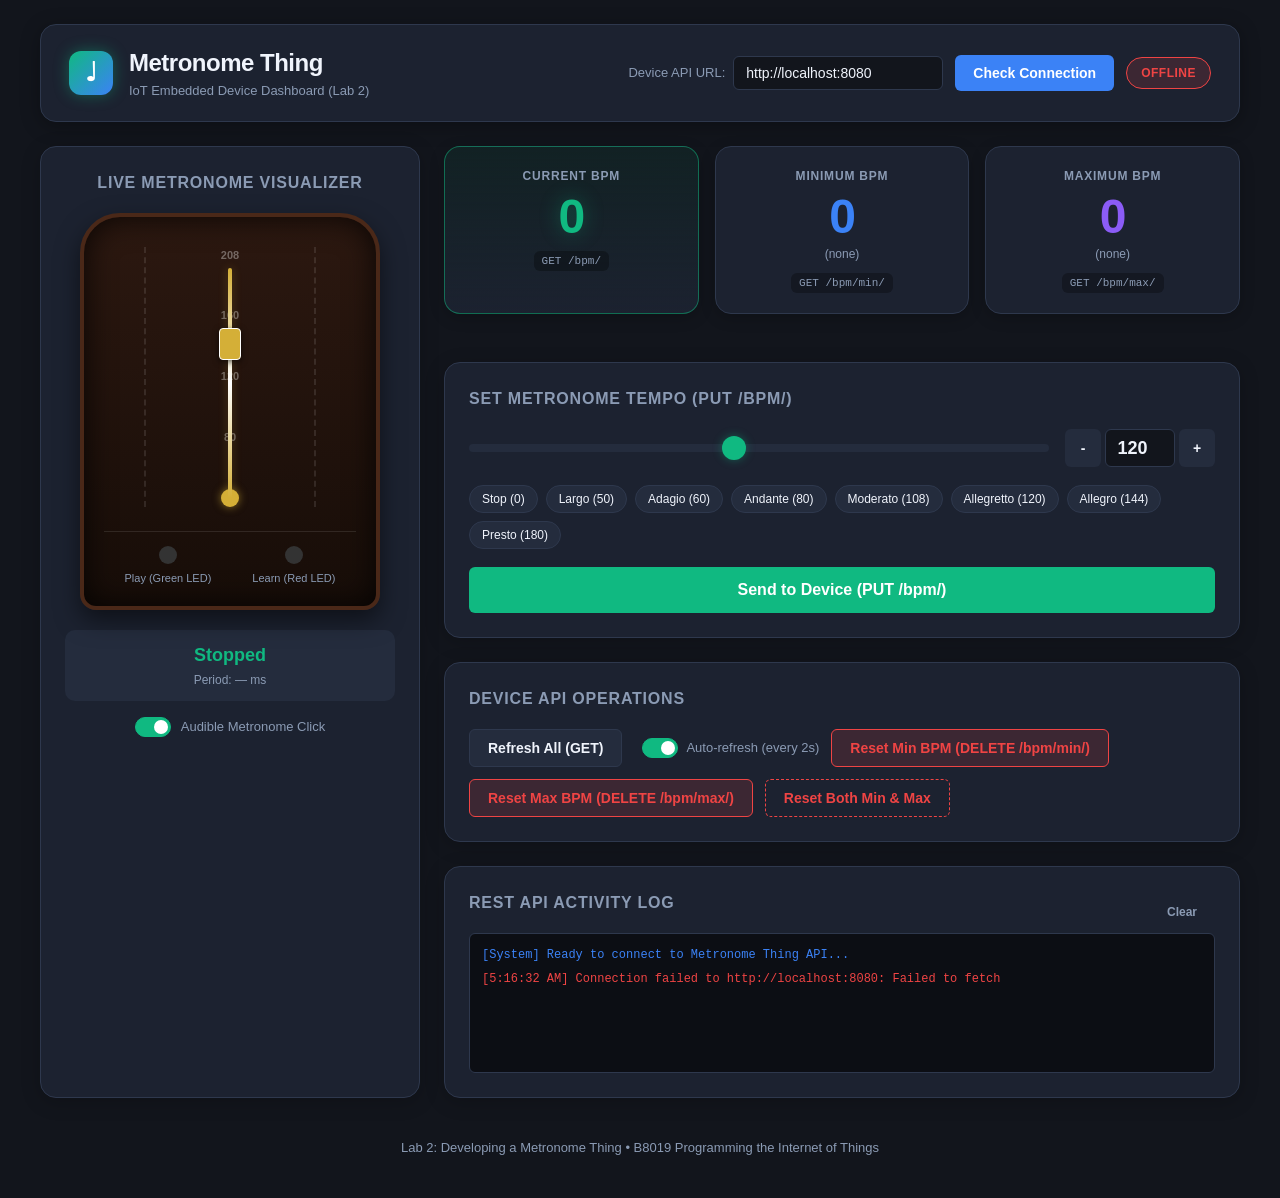
<file: part2/index.html>
<!DOCTYPE html>
<html lang="en">
<head>
  <meta charset="UTF-8">
  <meta name="viewport" content="width=device-width, initial-scale=1.0">
  <title>Metronome Thing Dashboard</title>
  <link rel="stylesheet" href="style.css">
</head>
<body>
  <div class="app-container">
    <!-- Header -->
    <header class="header">
      <div class="logo-area">
        <div class="icon-metronome"></div>
        <div>
          <h1>Metronome Thing</h1>
          <p class="subtitle">IoT Embedded Device Dashboard (Lab 2)</p>
        </div>
      </div>
      <div class="connection-bar">
        <div class="input-group">
          <label for="apiUrl">Device API URL:</label>
          <input type="text" id="apiUrl" value="http://localhost:8080" placeholder="e.g. http://192.168.1.100:8080">
        </div>
        <button id="btnConnect" class="btn btn-primary">Check Connection</button>
        <div id="statusBadge" class="badge badge-offline">Offline</div>
      </div>
    </header>

    <main class="main-content">
      <!-- Left Column: Visual Metronome & Display -->
      <section class="card metronome-visual-card">
        <h2 class="card-title">Live Metronome Visualizer</h2>
        
        <!-- Pendulum Visualizer Skin -->
        <div class="metronome-skin">
          <div class="metronome-body">
            <div class="scale-markings">
              <span>208</span>
              <span>160</span>
              <span>120</span>
              <span>80</span>
              <span>40</span>
            </div>
            <div class="pendulum-pivot">
              <div id="pendulumArm" class="pendulum-arm">
                <div class="pendulum-weight"></div>
              </div>
            </div>
          </div>
          <div class="beat-indicators">
            <div class="indicator-group">
              <span id="ledPlay" class="led-light led-green"></span>
              <span class="indicator-label">Play (Green LED)</span>
            </div>
            <div class="indicator-group">
              <span id="ledLearn" class="led-light led-red"></span>
              <span class="indicator-label">Learn (Red LED)</span>
            </div>
          </div>
        </div>

        <!-- Tempo / Marking readout -->
        <div class="tempo-marking-box">
          <div id="tempoMarking" class="tempo-marking">Stopped</div>
          <div id="tempoPeriod" class="tempo-period">Period: — ms</div>
        </div>

        <!-- Audio toggle -->
        <label class="audio-control" for="soundToggle">
          <span class="toggle-switch">
            <input type="checkbox" id="soundToggle" checked>
            <span class="toggle-slider"></span>
          </span>
          <span class="audio-label">Audible Metronome Click</span>
        </label>
      </section>

      <!-- Right Column: Metrics & Controls -->
      <section class="dashboard-controls">
        <!-- Live BPM Metrics Cards -->
        <div class="metrics-grid">
          <div class="metric-card current-metric">
            <div class="metric-label">CURRENT BPM</div>
            <div id="displayBpm" class="metric-value">0</div>
            <div class="metric-endpoint">GET /bpm/</div>
          </div>
          <div class="metric-card min-metric">
            <div class="metric-label">MINIMUM BPM</div>
            <div id="displayMin" class="metric-value">0</div>
            <div class="metric-subtext" id="displayMinNote">(none)</div>
            <div class="metric-endpoint">GET /bpm/min/</div>
          </div>
          <div class="metric-card max-metric">
            <div class="metric-label">MAXIMUM BPM</div>
            <div id="displayMax" class="metric-value">0</div>
            <div class="metric-subtext" id="displayMaxNote">(none)</div>
            <div class="metric-endpoint">GET /bpm/max/</div>
          </div>
        </div>

        <!-- Set BPM Section -->
        <div class="card control-card">
          <h2 class="card-title">Set Metronome Tempo (PUT /bpm/)</h2>
          <div class="set-bpm-controls">
            <div class="slider-row">
              <input type="range" id="bpmSlider" min="20" max="240" value="120" class="slider">
              <div class="number-input-wrap">
                <button id="btnBpmMinus" class="btn btn-step">-</button>
                <input type="number" id="bpmInput" min="0" max="300" value="120" class="num-input">
                <button id="btnBpmPlus" class="btn btn-step">+</button>
              </div>
            </div>
            
            <div class="preset-chips">
              <button class="chip" data-bpm="0">Stop (0)</button>
              <button class="chip" data-bpm="50">Largo (50)</button>
              <button class="chip" data-bpm="60">Adagio (60)</button>
              <button class="chip" data-bpm="80">Andante (80)</button>
              <button class="chip" data-bpm="108">Moderato (108)</button>
              <button class="chip" data-bpm="120">Allegretto (120)</button>
              <button class="chip" data-bpm="144">Allegro (144)</button>
              <button class="chip" data-bpm="180">Presto (180)</button>
            </div>

            <button id="btnSetBpm" class="btn btn-success btn-large">
              Send to Device (PUT /bpm/)
            </button>
          </div>
        </div>

        <!-- Refresh & Reset Section -->
        <div class="card actions-card">
          <h2 class="card-title">Device API Operations</h2>
          <div class="action-buttons-grid">
            <button id="btnRefresh" class="btn btn-secondary">
              Refresh All (GET)
            </button>
            <div class="auto-refresh-wrap">
              <label class="toggle-switch">
                <input type="checkbox" id="autoRefreshToggle" checked>
                <span class="toggle-slider"></span>
              </label>
              <span>Auto-refresh (every 2s)</span>
            </div>
            <button id="btnResetMin" class="btn btn-danger">
              Reset Min BPM (DELETE /bpm/min/)
            </button>
            <button id="btnResetMax" class="btn btn-danger">
              Reset Max BPM (DELETE /bpm/max/)
            </button>
            <button id="btnResetBoth" class="btn btn-outline-danger">
              Reset Both Min & Max
            </button>
          </div>
        </div>

        <!-- Activity / Console Feed -->
        <div class="card log-card">
          <div class="log-header">
            <h2 class="card-title">REST API Activity Log</h2>
            <button id="btnClearLog" class="btn btn-text">Clear</button>
          </div>
          <div id="logConsole" class="log-console">
            <div class="log-entry info">[System] Ready to connect to Metronome Thing API...</div>
          </div>
        </div>
      </section>
    </main>

    <footer class="footer">
      <p>Lab 2: Developing a Metronome Thing &bull; B8019 Programming the Internet of Things</p>
    </footer>
  </div>

  <script src="app.js"></script>
</body>
</html>
</file>
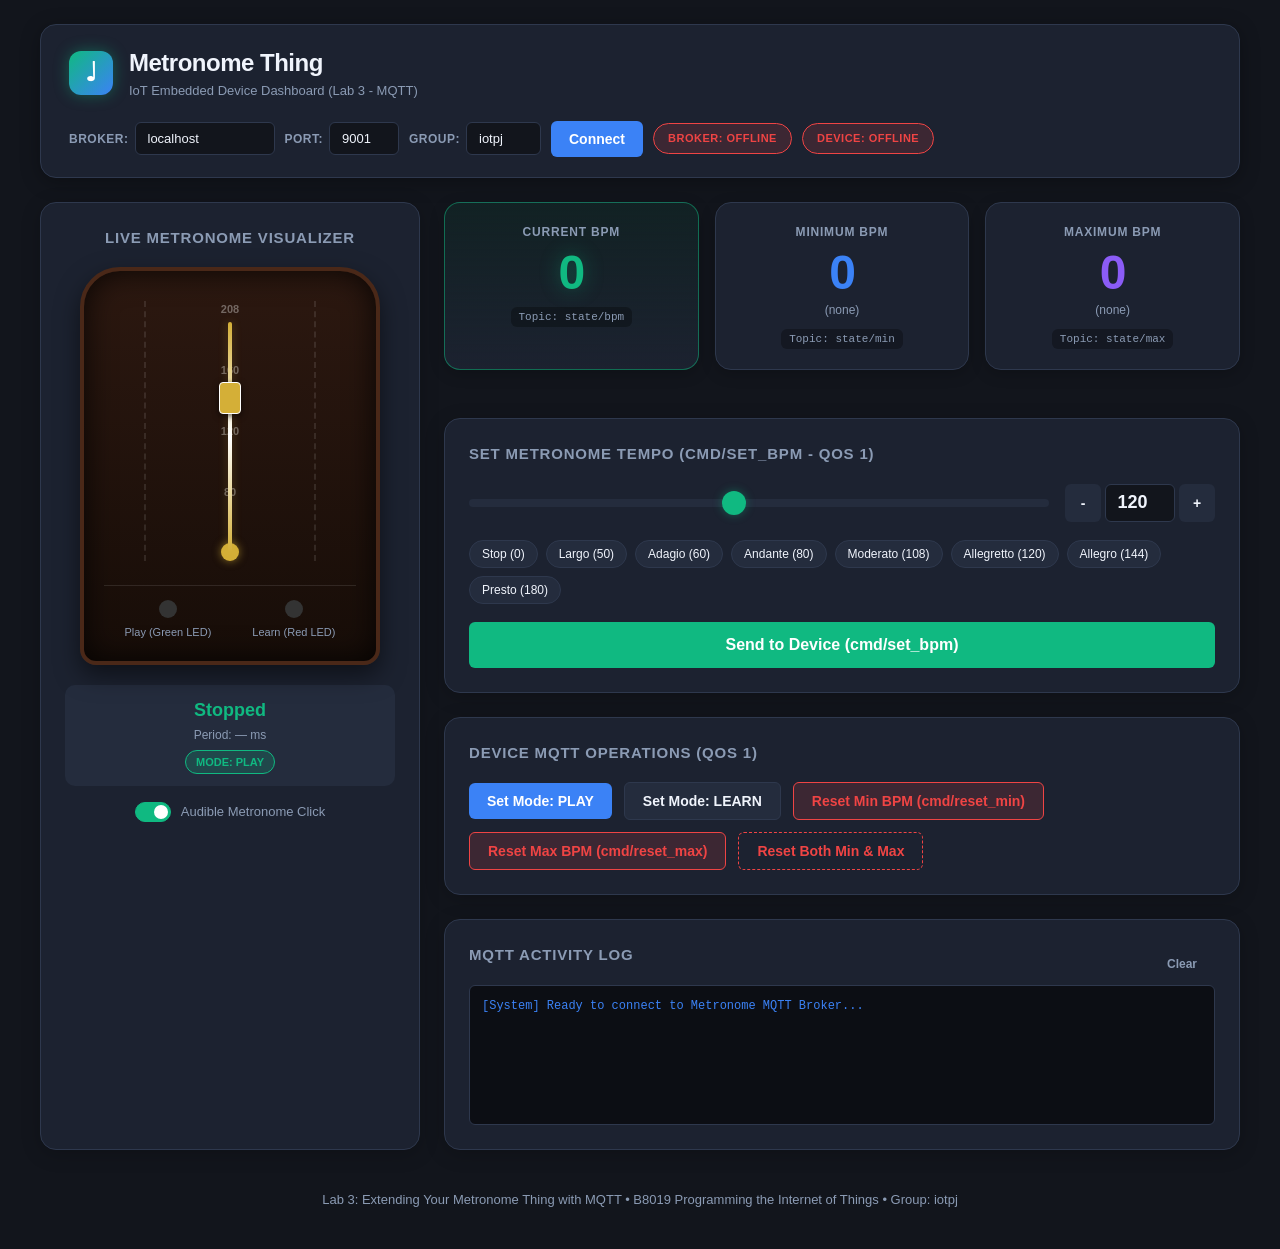
<file: remote/dashboard/index.html>
<!DOCTYPE html>
<html lang="en">
<head>
  <meta charset="UTF-8">
  <meta name="viewport" content="width=device-width, initial-scale=1.0">
  <title>Metronome Thing Dashboard</title>
  <link rel="stylesheet" href="style.css">
  <script src="paho-mqtt.min.js"></script>
</head>
<body>
  <div class="app-container">
    <!-- Header -->
    <header class="header">
      <div class="logo-area">
        <div class="icon-metronome"></div>
        <div>
          <h1>Metronome Thing</h1>
          <p class="subtitle">IoT Embedded Device Dashboard (Lab 3 - MQTT)</p>
        </div>
      </div>
      <div class="connection-bar">
        <div class="input-group">
          <label for="brokerHost">Broker:</label>
          <input type="text" id="brokerHost" value="localhost" placeholder="localhost or IP" style="width: 140px;">
        </div>
        <div class="input-group">
          <label for="brokerPort">Port:</label>
          <input type="number" id="brokerPort" value="9001" placeholder="9001" style="width: 70px;">
        </div>
        <div class="input-group">
          <label for="groupId">Group:</label>
          <input type="text" id="groupId" value="iotpj" placeholder="iotpj" style="width: 75px;">
        </div>
        <button id="btnConnect" class="btn btn-primary">Connect</button>
        <div id="brokerBadge" class="badge badge-offline">Broker: Offline</div>
        <div id="statusBadge" class="badge badge-offline">Device: Offline</div>
      </div>
    </header>

    <main class="main-content">
      <!-- Left Column: Visual Metronome & Display -->
      <section class="card metronome-visual-card">
        <h2 class="card-title">Live Metronome Visualizer</h2>
        
        <!-- Pendulum Visualizer Skin (Exact Lab 2) -->
        <div class="metronome-skin">
          <div class="metronome-body">
            <div class="scale-markings">
              <span>208</span>
              <span>160</span>
              <span>120</span>
              <span>80</span>
              <span>40</span>
            </div>
            <div class="pendulum-pivot">
              <div id="pendulumArm" class="pendulum-arm">
                <div class="pendulum-weight"></div>
              </div>
            </div>
          </div>
          <div class="beat-indicators">
            <div class="indicator-group">
              <span id="ledPlay" class="led-light led-green"></span>
              <span class="indicator-label">Play (Green LED)</span>
            </div>
            <div class="indicator-group">
              <span id="ledLearn" class="led-light led-red"></span>
              <span class="indicator-label">Learn (Red LED)</span>
            </div>
          </div>
        </div>

        <!-- Tempo / Marking readout -->
        <div class="tempo-marking-box">
          <div id="tempoMarking" class="tempo-marking">Stopped</div>
          <div id="tempoPeriod" class="tempo-period">Period: — ms</div>
          <div id="modeBadge" class="mode-badge mode-badge-play">Mode: PLAY</div>
        </div>

        <!-- Audio toggle -->
        <label class="audio-control" for="soundToggle">
          <span class="toggle-switch">
            <input type="checkbox" id="soundToggle" checked>
            <span class="toggle-slider"></span>
          </span>
          <span class="audio-label">Audible Metronome Click</span>
        </label>
      </section>

      <!-- Right Column: Metrics & Controls -->
      <section class="dashboard-controls">
        <!-- Live BPM Metrics Cards -->
        <div class="metrics-grid">
          <div class="metric-card current-metric">
            <div class="metric-label">CURRENT BPM</div>
            <div id="displayBpm" class="metric-value">0</div>
            <div class="metric-endpoint" id="displayBpmSource">Topic: state/bpm</div>
          </div>
          <div class="metric-card min-metric">
            <div class="metric-label">MINIMUM BPM</div>
            <div id="displayMin" class="metric-value">0</div>
            <div class="metric-subtext" id="displayMinNote">(none)</div>
            <div class="metric-endpoint">Topic: state/min</div>
          </div>
          <div class="metric-card max-metric">
            <div class="metric-label">MAXIMUM BPM</div>
            <div id="displayMax" class="metric-value">0</div>
            <div class="metric-subtext" id="displayMaxNote">(none)</div>
            <div class="metric-endpoint">Topic: state/max</div>
          </div>
        </div>

        <!-- Set BPM Section -->
        <div class="card control-card">
          <h2 class="card-title">Set Metronome Tempo (cmd/set_bpm - QoS 1)</h2>
          <div class="set-bpm-controls">
            <div class="slider-row">
              <input type="range" id="bpmSlider" min="20" max="240" value="120" class="slider">
              <div class="number-input-wrap">
                <button id="btnBpmMinus" class="btn btn-step">-</button>
                <input type="number" id="bpmInput" min="0" max="300" value="120" class="num-input">
                <button id="btnBpmPlus" class="btn btn-step">+</button>
              </div>
            </div>
            
            <div class="preset-chips">
              <button class="chip" data-bpm="0">Stop (0)</button>
              <button class="chip" data-bpm="50">Largo (50)</button>
              <button class="chip" data-bpm="60">Adagio (60)</button>
              <button class="chip" data-bpm="80">Andante (80)</button>
              <button class="chip" data-bpm="108">Moderato (108)</button>
              <button class="chip" data-bpm="120">Allegretto (120)</button>
              <button class="chip" data-bpm="144">Allegro (144)</button>
              <button class="chip" data-bpm="180">Presto (180)</button>
            </div>

            <button id="btnSetBpm" class="btn btn-success btn-large">
              Send to Device (cmd/set_bpm)
            </button>
          </div>
        </div>

        <!-- Refresh & Reset Section -->
        <div class="card actions-card">
          <h2 class="card-title">Device MQTT Operations (QoS 1)</h2>
          <div class="action-buttons-grid">
            <button id="btnModePlay" class="btn btn-primary">
              Set Mode: PLAY
            </button>
            <button id="btnModeLearn" class="btn btn-secondary">
              Set Mode: LEARN
            </button>
            <button id="btnResetMin" class="btn btn-danger">
              Reset Min BPM (cmd/reset_min)
            </button>
            <button id="btnResetMax" class="btn btn-danger">
              Reset Max BPM (cmd/reset_max)
            </button>
            <button id="btnResetBoth" class="btn btn-outline-danger">
              Reset Both Min & Max
            </button>
          </div>
        </div>

        <!-- Activity / Console Feed -->
        <div class="card log-card">
          <div class="log-header">
            <h2 class="card-title">MQTT Activity Log</h2>
            <button id="btnClearLog" class="btn btn-text">Clear</button>
          </div>
          <div id="logConsole" class="log-console">
            <div class="log-entry info">[System] Ready to connect to Metronome MQTT Broker...</div>
          </div>
        </div>
      </section>
    </main>

    <footer class="footer">
      <p>Lab 3: Extending Your Metronome Thing with MQTT &bull; B8019 Programming the Internet of Things &bull; Group: iotpj</p>
    </footer>
  </div>

  <script src="app.js"></script>
</body>
</html>
</file>
<file: part2/style.css>
:root {
  --bg-main: #12151c;
  --bg-card: #1c2230;
  --bg-card-subtle: #242c3d;
  --border-color: #2e384d;
  --text-main: #f0f4fc;
  --text-muted: #8b9bb4;
  --accent-green: #10b981;
  --accent-green-glow: rgba(16, 185, 129, 0.4);
  --accent-red: #ef4444;
  --accent-red-glow: rgba(239, 68, 68, 0.4);
  --accent-blue: #3b82f6;
  --accent-purple: #8b5cf6;
  --font-family: -apple-system, BlinkMacSystemFont, "Segoe UI", Roboto, Helvetica, Arial, sans-serif;
  --radius-lg: 16px;
  --radius-md: 10px;
  --radius-sm: 6px;
}

* {
  box-sizing: border-box;
  margin: 0;
  padding: 0;
}

body {
  font-family: var(--font-family);
  background: var(--bg-main);
  color: var(--text-main);
  min-height: 100vh;
  line-height: 1.5;
  padding: 24px 16px;
}

.app-container {
  max-width: 1200px;
  margin: 0 auto;
  display: flex;
  flex-direction: column;
  gap: 24px;
}

/* Header */
.header {
  background: var(--bg-card);
  border: 1px solid var(--border-color);
  border-radius: var(--radius-lg);
  padding: 20px 28px;
  display: flex;
  flex-wrap: wrap;
  justify-content: space-between;
  align-items: center;
  gap: 20px;
  box-shadow: 0 4px 20px rgba(0, 0, 0, 0.3);
}

.logo-area {
  display: flex;
  align-items: center;
  gap: 16px;
}

.icon-metronome {
  width: 44px;
  height: 44px;
  background: linear-gradient(135deg, var(--accent-green), var(--accent-blue));
  border-radius: 12px;
  display: flex;
  align-items: center;
  justify-content: center;
  box-shadow: 0 0 15px var(--accent-green-glow);
}

.icon-metronome::after {
  content: "♩";
  font-size: 26px;
  color: #fff;
  font-weight: bold;
}

.header h1 {
  font-size: 24px;
  font-weight: 700;
  letter-spacing: -0.5px;
}

.subtitle {
  font-size: 13px;
  color: var(--text-muted);
}

.connection-bar {
  display: flex;
  align-items: center;
  gap: 12px;
  flex-wrap: wrap;
}

.input-group {
  display: flex;
  align-items: center;
  gap: 8px;
}

.input-group label {
  font-size: 13px;
  color: var(--text-muted);
}

.input-group input {
  background: var(--bg-main);
  border: 1px solid var(--border-color);
  border-radius: var(--radius-sm);
  color: var(--text-main);
  padding: 8px 12px;
  font-size: 14px;
  width: 210px;
}

.input-group input:focus {
  outline: none;
  border-color: var(--accent-blue);
  box-shadow: 0 0 8px rgba(59, 130, 246, 0.4);
}

/* Badges */
.badge {
  padding: 6px 14px;
  border-radius: 20px;
  font-size: 12px;
  font-weight: 600;
  text-transform: uppercase;
  letter-spacing: 0.5px;
}

.badge-online {
  background: rgba(16, 185, 129, 0.15);
  color: var(--accent-green);
  border: 1px solid var(--accent-green);
  box-shadow: 0 0 10px var(--accent-green-glow);
}

.badge-offline {
  background: rgba(239, 68, 68, 0.15);
  color: var(--accent-red);
  border: 1px solid var(--accent-red);
}

.badge-connecting {
  background: rgba(245, 158, 11, 0.15);
  color: #f59e0b;
  border: 1px solid #f59e0b;
}

/* Main Grid */
.main-content {
  display: grid;
  grid-template-columns: 380px 1fr;
  gap: 24px;
}

@media (max-width: 900px) {
  .main-content {
    grid-template-columns: 1fr;
  }
}

/* Cards */
.card {
  background: var(--bg-card);
  border: 1px solid var(--border-color);
  border-radius: var(--radius-lg);
  padding: 24px;
  box-shadow: 0 4px 20px rgba(0, 0, 0, 0.2);
}

.card-title {
  font-size: 16px;
  font-weight: 600;
  color: var(--text-muted);
  text-transform: uppercase;
  letter-spacing: 0.8px;
  margin-bottom: 18px;
}

/* Metronome Skin */
.metronome-visual-card {
  display: flex;
  flex-direction: column;
  align-items: center;
  text-align: center;
}

.metronome-skin {
  width: 100%;
  max-width: 300px;
  background: linear-gradient(180deg, #2c1810 0%, #170d08 100%);
  border: 4px solid #4a2818;
  border-radius: 40px 40px 16px 16px;
  padding: 30px 20px 20px 20px;
  box-shadow: inset 0 0 30px rgba(0, 0, 0, 0.8), 0 10px 25px rgba(0, 0, 0, 0.5);
  position: relative;
  margin-bottom: 20px;
}

.metronome-body {
  height: 260px;
  position: relative;
  border-left: 2px dashed rgba(255, 255, 255, 0.1);
  border-right: 2px dashed rgba(255, 255, 255, 0.1);
  margin: 0 40px;
}

.scale-markings {
  position: absolute;
  left: 0;
  right: 0;
  top: 0;
  bottom: 0;
  display: flex;
  flex-direction: column;
  justify-content: space-between;
  color: rgba(255, 255, 255, 0.35);
  font-size: 11px;
  font-weight: 600;
  pointer-events: none;
}

.pendulum-pivot {
  position: absolute;
  bottom: 0px;
  left: 50%;
  transform: translateX(-50%);
  width: 18px;
  height: 18px;
  background: #d4af37;
  border-radius: 50%;
  box-shadow: 0 0 8px rgba(212, 175, 55, 0.6);
  z-index: 10;
}

.pendulum-arm {
  position: absolute;
  bottom: 9px;
  left: 50%;
  width: 4px;
  height: 230px;
  background: linear-gradient(180deg, #d4af37 0%, #ffffff 50%, #d4af37 100%);
  transform-origin: bottom center;
  transform: translateX(-50%) rotate(0deg);
  border-radius: 2px;
  box-shadow: 0 0 10px rgba(212, 175, 55, 0.3);
  transition: transform 0.1s ease-out;
}

.pendulum-weight {
  position: absolute;
  top: 60px;
  left: 50%;
  transform: translateX(-50%);
  width: 22px;
  height: 32px;
  background: #d4af37;
  border: 1px solid #fff;
  border-radius: 4px;
  box-shadow: 0 2px 6px rgba(0, 0, 0, 0.6);
}

.beat-indicators {
  display: flex;
  justify-content: space-around;
  margin-top: 24px;
  padding-top: 14px;
  border-top: 1px solid rgba(255, 255, 255, 0.1);
}

.indicator-group {
  display: flex;
  flex-direction: column;
  align-items: center;
  gap: 6px;
}

.led-light {
  width: 18px;
  height: 18px;
  border-radius: 50%;
  background: #333;
  transition: all 0.08s ease;
}

.led-green.active {
  background: #10b981;
  box-shadow: 0 0 16px #10b981, 0 0 24px #10b981;
}

.led-red.active {
  background: #ef4444;
  box-shadow: 0 0 16px #ef4444, 0 0 24px #ef4444;
}

.indicator-label {
  font-size: 11px;
  color: var(--text-muted);
}

.tempo-marking-box {
  background: var(--bg-card-subtle);
  border-radius: var(--radius-md);
  padding: 12px 20px;
  width: 100%;
  margin-bottom: 16px;
}

.tempo-marking {
  font-size: 18px;
  font-weight: 700;
  color: var(--accent-green);
}

.tempo-period {
  font-size: 12px;
  color: var(--text-muted);
  margin-top: 2px;
}

.audio-control {
  display: flex;
  align-items: center;
  gap: 10px;
  font-size: 13px;
  color: var(--text-muted);
  cursor: pointer;
  user-select: none;
}

.audio-control:hover .audio-label {
  color: var(--text-main);
}

/* Metrics Grid */
.metrics-grid {
  display: grid;
  grid-template-columns: repeat(3, 1fr);
  gap: 16px;
  margin-bottom: 24px;
}

@media (max-width: 600px) {
  .metrics-grid {
    grid-template-columns: 1fr;
  }
}

.metric-card {
  background: var(--bg-card);
  border: 1px solid var(--border-color);
  border-radius: var(--radius-lg);
  padding: 20px;
  display: flex;
  flex-direction: column;
  align-items: center;
  text-align: center;
  box-shadow: 0 4px 15px rgba(0, 0, 0, 0.2);
  position: relative;
  overflow: hidden;
}

.current-metric {
  border-color: rgba(16, 185, 129, 0.5);
  background: linear-gradient(180deg, rgba(16, 185, 129, 0.08) 0%, var(--bg-card) 100%);
}

.metric-label {
  font-size: 12px;
  font-weight: 700;
  letter-spacing: 0.8px;
  color: var(--text-muted);
  margin-bottom: 8px;
}

.metric-value {
  font-size: 48px;
  font-weight: 800;
  letter-spacing: -1px;
  font-variant-numeric: tabular-nums;
  line-height: 1;
}

.current-metric .metric-value {
  color: var(--accent-green);
  text-shadow: 0 0 20px var(--accent-green-glow);
}

.min-metric .metric-value {
  color: var(--accent-blue);
}

.max-metric .metric-value {
  color: var(--accent-purple);
}

.metric-subtext {
  font-size: 12px;
  color: var(--text-muted);
  margin-top: 4px;
}

.metric-endpoint {
  font-size: 11px;
  font-family: monospace;
  color: var(--text-muted);
  margin-top: 10px;
  padding: 2px 8px;
  background: rgba(0, 0, 0, 0.3);
  border-radius: var(--radius-sm);
}

/* Controls */
.dashboard-controls {
  display: flex;
  flex-direction: column;
  gap: 24px;
}

.set-bpm-controls {
  display: flex;
  flex-direction: column;
  gap: 18px;
}

.slider-row {
  display: flex;
  align-items: center;
  gap: 16px;
}

.slider {
  flex: 1;
  -webkit-appearance: none;
  height: 8px;
  border-radius: 4px;
  background: var(--bg-card-subtle);
  outline: none;
}

.slider::-webkit-slider-thumb {
  -webkit-appearance: none;
  width: 24px;
  height: 24px;
  border-radius: 50%;
  background: var(--accent-green);
  cursor: pointer;
  box-shadow: 0 0 10px var(--accent-green-glow);
  transition: transform 0.1s ease;
}

.slider::-webkit-slider-thumb:hover {
  transform: scale(1.15);
}

.number-input-wrap {
  display: flex;
  align-items: center;
  gap: 4px;
}

.btn-step {
  width: 36px;
  height: 38px;
  background: var(--bg-card-subtle);
  border: 1px solid var(--border-color);
  color: var(--text-main);
  border-radius: var(--radius-sm);
  font-size: 18px;
  font-weight: bold;
  cursor: pointer;
}

.btn-step:hover {
  background: var(--border-color);
}

.num-input {
  width: 70px;
  height: 38px;
  text-align: center;
  font-size: 18px;
  font-weight: 700;
  background: var(--bg-main);
  border: 1px solid var(--border-color);
  color: var(--text-main);
  border-radius: var(--radius-sm);
}

.num-input:focus {
  outline: none;
  border-color: var(--accent-green);
}

.preset-chips {
  display: flex;
  flex-wrap: wrap;
  gap: 8px;
}

.chip {
  background: var(--bg-card-subtle);
  border: 1px solid var(--border-color);
  color: var(--text-main);
  padding: 6px 12px;
  border-radius: 20px;
  font-size: 12px;
  cursor: pointer;
  transition: all 0.15s ease;
}

.chip:hover {
  background: var(--accent-blue);
  border-color: var(--accent-blue);
  color: #fff;
  transform: translateY(-1px);
}

/* Action Buttons */
.action-buttons-grid {
  display: flex;
  flex-wrap: wrap;
  align-items: center;
  gap: 12px;
}

.auto-refresh-wrap {
  display: flex;
  align-items: center;
  gap: 8px;
  font-size: 13px;
  color: var(--text-muted);
  margin-left: 8px;
}

/* Buttons */
.btn {
  padding: 10px 18px;
  border-radius: var(--radius-sm);
  font-size: 14px;
  font-weight: 600;
  cursor: pointer;
  border: none;
  transition: all 0.15s ease;
  display: inline-flex;
  align-items: center;
  justify-content: center;
  gap: 8px;
}

.btn-primary {
  background: var(--accent-blue);
  color: #fff;
}
.btn-primary:hover {
  background: #2563eb;
}

.btn-success {
  background: var(--accent-green);
  color: #fff;
}
.btn-success:hover {
  background: #059669;
  box-shadow: 0 0 15px var(--accent-green-glow);
}

.btn-large {
  padding: 14px 24px;
  font-size: 16px;
  font-weight: 700;
  width: 100%;
}

.btn-secondary {
  background: var(--bg-card-subtle);
  border: 1px solid var(--border-color);
  color: var(--text-main);
}
.btn-secondary:hover {
  background: var(--border-color);
}

.btn-danger {
  background: rgba(239, 68, 68, 0.15);
  border: 1px solid var(--accent-red);
  color: var(--accent-red);
}
.btn-danger:hover {
  background: var(--accent-red);
  color: #fff;
}

.btn-outline-danger {
  background: transparent;
  border: 1px dashed var(--accent-red);
  color: var(--accent-red);
}
.btn-outline-danger:hover {
  background: rgba(239, 68, 68, 0.2);
}

.btn-text {
  background: transparent;
  border: none;
  color: var(--text-muted);
  font-size: 12px;
  cursor: pointer;
}
.btn-text:hover {
  color: var(--text-main);
}

/* Toggle Switch */
.toggle-switch {
  position: relative;
  display: inline-block;
  width: 36px;
  height: 20px;
}

.toggle-switch input {
  opacity: 0;
  width: 0;
  height: 0;
}

.toggle-slider {
  position: absolute;
  cursor: pointer;
  top: 0;
  left: 0;
  right: 0;
  bottom: 0;
  background-color: var(--bg-card-subtle);
  border: 1px solid var(--border-color);
  transition: 0.3s;
  border-radius: 20px;
}

.toggle-slider:before {
  position: absolute;
  content: "";
  height: 14px;
  width: 14px;
  left: 2px;
  bottom: 2px;
  background-color: white;
  transition: 0.3s;
  border-radius: 50%;
}

input:checked + .toggle-slider {
  background-color: var(--accent-green);
  border-color: var(--accent-green);
}

input:checked + .toggle-slider:before {
  transform: translateX(16px);
}

/* Log Console */
.log-header {
  display: flex;
  justify-content: space-between;
  align-items: center;
}

.log-console {
  background: #0c0e14;
  border: 1px solid var(--border-color);
  border-radius: var(--radius-sm);
  padding: 12px;
  height: 140px;
  overflow-y: auto;
  font-family: monospace;
  font-size: 12px;
  display: flex;
  flex-direction: column;
  gap: 6px;
}

.log-entry {
  color: var(--text-muted);
}
.log-entry.success { color: var(--accent-green); }
.log-entry.error { color: var(--accent-red); }
.log-entry.info { color: var(--accent-blue); }

/* Footer */
.footer {
  text-align: center;
  color: var(--text-muted);
  font-size: 13px;
  padding: 16px 0;
}
</file>
<file: remote/dashboard/style.css>
:root {
  --bg-main: #12151c;
  --bg-card: #1c2230;
  --bg-card-subtle: #242c3d;
  --border-color: #2e384d;
  --text-main: #f0f4fc;
  --text-muted: #8b9bb4;
  --accent-green: #10b981;
  --accent-green-glow: rgba(16, 185, 129, 0.4);
  --accent-red: #ef4444;
  --accent-red-glow: rgba(239, 68, 68, 0.4);
  --accent-blue: #3b82f6;
  --accent-purple: #8b5cf6;
  --font-family: -apple-system, BlinkMacSystemFont, "Segoe UI", Roboto, Helvetica, Arial, sans-serif;
  --radius-lg: 16px;
  --radius-md: 10px;
  --radius-sm: 6px;
}

* {
  box-sizing: border-box;
  margin: 0;
  padding: 0;
}

body {
  font-family: var(--font-family);
  background: var(--bg-main);
  color: var(--text-main);
  min-height: 100vh;
  line-height: 1.5;
  padding: 24px 16px;
}

.app-container {
  max-width: 1200px;
  margin: 0 auto;
  display: flex;
  flex-direction: column;
  gap: 24px;
}

/* Header */
.header {
  background: var(--bg-card);
  border: 1px solid var(--border-color);
  border-radius: var(--radius-lg);
  padding: 20px 28px;
  display: flex;
  flex-wrap: wrap;
  justify-content: space-between;
  align-items: center;
  gap: 20px;
  box-shadow: 0 4px 20px rgba(0, 0, 0, 0.3);
}

.logo-area {
  display: flex;
  align-items: center;
  gap: 16px;
}

.icon-metronome {
  width: 44px;
  height: 44px;
  background: linear-gradient(135deg, var(--accent-green), var(--accent-blue));
  border-radius: 12px;
  display: flex;
  align-items: center;
  justify-content: center;
  box-shadow: 0 0 15px var(--accent-green-glow);
}

.icon-metronome::after {
  content: "♩";
  font-size: 26px;
  color: #fff;
  font-weight: bold;
}

.header h1 {
  font-size: 24px;
  font-weight: 700;
  letter-spacing: -0.5px;
}

.subtitle {
  font-size: 13px;
  color: var(--text-muted);
}

.connection-bar {
  display: flex;
  align-items: center;
  gap: 10px;
  flex-wrap: wrap;
}

.input-group {
  display: flex;
  align-items: center;
  gap: 6px;
}

.input-group label {
  font-size: 12px;
  color: var(--text-muted);
  text-transform: uppercase;
  font-weight: 600;
  letter-spacing: 0.5px;
}

.input-group input {
  background: var(--bg-main);
  border: 1px solid var(--border-color);
  border-radius: var(--radius-sm);
  color: var(--text-main);
  padding: 8px 12px;
  font-size: 13px;
}

.input-group input:focus {
  outline: none;
  border-color: var(--accent-blue);
  box-shadow: 0 0 8px rgba(59, 130, 246, 0.4);
}

/* Badges */
.badge {
  padding: 6px 14px;
  border-radius: 20px;
  font-size: 11px;
  font-weight: 700;
  text-transform: uppercase;
  letter-spacing: 0.5px;
}

.badge-online {
  background: rgba(16, 185, 129, 0.15);
  color: var(--accent-green);
  border: 1px solid var(--accent-green);
  box-shadow: 0 0 10px var(--accent-green-glow);
}

.badge-offline {
  background: rgba(239, 68, 68, 0.15);
  color: var(--accent-red);
  border: 1px solid var(--accent-red);
}

.badge-connecting {
  background: rgba(245, 158, 11, 0.15);
  color: #f59e0b;
  border: 1px solid #f59e0b;
}

/* Main Grid */
.main-content {
  display: grid;
  grid-template-columns: 380px 1fr;
  gap: 24px;
}

@media (max-width: 900px) {
  .main-content {
    grid-template-columns: 1fr;
  }
}

/* Cards */
.card {
  background: var(--bg-card);
  border: 1px solid var(--border-color);
  border-radius: var(--radius-lg);
  padding: 24px;
  box-shadow: 0 4px 20px rgba(0, 0, 0, 0.2);
}

.card-title {
  font-size: 15px;
  font-weight: 700;
  color: var(--text-muted);
  text-transform: uppercase;
  letter-spacing: 0.8px;
  margin-bottom: 18px;
}

/* Metronome Skin (Identical to Lab 2 Real Wood & Brass Metronome) */
.metronome-visual-card {
  display: flex;
  flex-direction: column;
  align-items: center;
  text-align: center;
}

.metronome-skin {
  width: 100%;
  max-width: 300px;
  background: linear-gradient(180deg, #2c1810 0%, #170d08 100%);
  border: 4px solid #4a2818;
  border-radius: 40px 40px 16px 16px;
  padding: 30px 20px 20px 20px;
  box-shadow: inset 0 0 30px rgba(0, 0, 0, 0.8), 0 10px 25px rgba(0, 0, 0, 0.5);
  position: relative;
  margin-bottom: 20px;
}

.metronome-body {
  height: 260px;
  position: relative;
  border-left: 2px dashed rgba(255, 255, 255, 0.1);
  border-right: 2px dashed rgba(255, 255, 255, 0.1);
  margin: 0 40px;
}

.scale-markings {
  position: absolute;
  left: 0;
  right: 0;
  top: 0;
  bottom: 0;
  display: flex;
  flex-direction: column;
  justify-content: space-between;
  color: rgba(255, 255, 255, 0.35);
  font-size: 11px;
  font-weight: 600;
  pointer-events: none;
}

.pendulum-pivot {
  position: absolute;
  bottom: 0px;
  left: 50%;
  transform: translateX(-50%);
  width: 18px;
  height: 18px;
  background: #d4af37;
  border-radius: 50%;
  box-shadow: 0 0 8px rgba(212, 175, 55, 0.6);
  z-index: 10;
}

.pendulum-arm {
  position: absolute;
  bottom: 9px;
  left: 50%;
  width: 4px;
  height: 230px;
  background: linear-gradient(180deg, #d4af37 0%, #ffffff 50%, #d4af37 100%);
  transform-origin: bottom center;
  transform: translateX(-50%) rotate(0deg);
  border-radius: 2px;
  box-shadow: 0 0 10px rgba(212, 175, 55, 0.3);
  transition: transform 0.05s ease-out;
}

.pendulum-weight {
  position: absolute;
  top: 60px;
  left: 50%;
  transform: translateX(-50%);
  width: 22px;
  height: 32px;
  background: #d4af37;
  border: 1px solid #fff;
  border-radius: 4px;
  box-shadow: 0 2px 6px rgba(0, 0, 0, 0.6);
}

.beat-indicators {
  display: flex;
  justify-content: space-around;
  margin-top: 24px;
  padding-top: 14px;
  border-top: 1px solid rgba(255, 255, 255, 0.1);
}

.indicator-group {
  display: flex;
  flex-direction: column;
  align-items: center;
  gap: 6px;
}

.led-light {
  width: 18px;
  height: 18px;
  border-radius: 50%;
  background: #333;
  transition: all 0.08s ease;
}

.led-green.active {
  background: #10b981;
  box-shadow: 0 0 16px #10b981, 0 0 24px #10b981;
}

.led-red.active {
  background: #ef4444;
  box-shadow: 0 0 16px #ef4444, 0 0 24px #ef4444;
}

.indicator-label {
  font-size: 11px;
  color: var(--text-muted);
}

.tempo-marking-box {
  background: var(--bg-card-subtle);
  border-radius: var(--radius-md);
  padding: 12px 20px;
  width: 100%;
  margin-bottom: 16px;
}

.tempo-marking {
  font-size: 18px;
  font-weight: 700;
  color: var(--accent-green);
}

.tempo-period {
  font-size: 12px;
  color: var(--text-muted);
  margin-top: 2px;
}

.mode-badge {
  display: inline-block;
  font-size: 11px;
  font-weight: 700;
  padding: 3px 10px;
  border-radius: 12px;
  margin-top: 6px;
  text-transform: uppercase;
}

.mode-badge-play {
  background: rgba(16, 185, 129, 0.2);
  color: var(--accent-green);
  border: 1px solid var(--accent-green);
}

.mode-badge-learn {
  background: rgba(245, 158, 11, 0.2);
  color: #f59e0b;
  border: 1px solid #f59e0b;
}

.audio-control {
  display: flex;
  align-items: center;
  gap: 10px;
  font-size: 13px;
  color: var(--text-muted);
  cursor: pointer;
  user-select: none;
}

.audio-control:hover .audio-label {
  color: var(--text-main);
}

/* Metrics Grid (Exact Lab 2) */
.metrics-grid {
  display: grid;
  grid-template-columns: repeat(3, 1fr);
  gap: 16px;
  margin-bottom: 24px;
}

@media (max-width: 600px) {
  .metrics-grid {
    grid-template-columns: 1fr;
  }
}

.metric-card {
  background: var(--bg-card);
  border: 1px solid var(--border-color);
  border-radius: var(--radius-lg);
  padding: 20px;
  display: flex;
  flex-direction: column;
  align-items: center;
  text-align: center;
  box-shadow: 0 4px 15px rgba(0, 0, 0, 0.2);
  position: relative;
  overflow: hidden;
}

.current-metric {
  border-color: rgba(16, 185, 129, 0.5);
  background: linear-gradient(180deg, rgba(16, 185, 129, 0.08) 0%, var(--bg-card) 100%);
}

.metric-label {
  font-size: 12px;
  font-weight: 700;
  letter-spacing: 0.8px;
  color: var(--text-muted);
  margin-bottom: 8px;
}

.metric-value {
  font-size: 48px;
  font-weight: 800;
  letter-spacing: -1px;
  font-variant-numeric: tabular-nums;
  line-height: 1;
}

.current-metric .metric-value {
  color: var(--accent-green);
  text-shadow: 0 0 20px var(--accent-green-glow);
}

.min-metric .metric-value {
  color: var(--accent-blue);
}

.max-metric .metric-value {
  color: var(--accent-purple);
}

.metric-subtext {
  font-size: 12px;
  color: var(--text-muted);
  margin-top: 4px;
}

.metric-endpoint {
  font-size: 11px;
  font-family: monospace;
  color: var(--text-muted);
  margin-top: 10px;
  padding: 2px 8px;
  background: rgba(0, 0, 0, 0.3);
  border-radius: var(--radius-sm);
}

/* Controls */
.dashboard-controls {
  display: flex;
  flex-direction: column;
  gap: 24px;
}

.set-bpm-controls {
  display: flex;
  flex-direction: column;
  gap: 18px;
}

.slider-row {
  display: flex;
  align-items: center;
  gap: 16px;
}

.slider {
  flex: 1;
  -webkit-appearance: none;
  height: 8px;
  border-radius: 4px;
  background: var(--bg-card-subtle);
  outline: none;
}

.slider::-webkit-slider-thumb {
  -webkit-appearance: none;
  width: 24px;
  height: 24px;
  border-radius: 50%;
  background: var(--accent-green);
  cursor: pointer;
  box-shadow: 0 0 10px var(--accent-green-glow);
  transition: transform 0.1s ease;
}

.slider::-webkit-slider-thumb:hover {
  transform: scale(1.15);
}

.number-input-wrap {
  display: flex;
  align-items: center;
  gap: 4px;
}

.btn-step {
  width: 36px;
  height: 38px;
  background: var(--bg-card-subtle);
  border: 1px solid var(--border-color);
  color: var(--text-main);
  border-radius: var(--radius-sm);
  font-size: 18px;
  font-weight: bold;
  cursor: pointer;
}

.btn-step:hover {
  background: var(--border-color);
}

.num-input {
  width: 70px;
  height: 38px;
  text-align: center;
  font-size: 18px;
  font-weight: 700;
  background: var(--bg-main);
  border: 1px solid var(--border-color);
  color: var(--text-main);
  border-radius: var(--radius-sm);
}

.num-input:focus {
  outline: none;
  border-color: var(--accent-green);
}

.preset-chips {
  display: flex;
  flex-wrap: wrap;
  gap: 8px;
}

.chip {
  background: var(--bg-card-subtle);
  border: 1px solid var(--border-color);
  color: var(--text-main);
  padding: 6px 12px;
  border-radius: 20px;
  font-size: 12px;
  cursor: pointer;
  transition: all 0.15s ease;
}

.chip:hover {
  background: var(--accent-blue);
  border-color: var(--accent-blue);
  color: #fff;
  transform: translateY(-1px);
}

/* Action Buttons */
.action-buttons-grid {
  display: flex;
  flex-wrap: wrap;
  align-items: center;
  gap: 12px;
}

/* Buttons */
.btn {
  padding: 10px 18px;
  border-radius: var(--radius-sm);
  font-size: 14px;
  font-weight: 600;
  cursor: pointer;
  border: none;
  transition: all 0.15s ease;
  display: inline-flex;
  align-items: center;
  justify-content: center;
  gap: 8px;
}

.btn:active {
  transform: scale(0.98);
}

.btn-primary {
  background: var(--accent-blue);
  color: #fff;
}
.btn-primary:hover {
  background: #2563eb;
}

.btn-success {
  background: var(--accent-green);
  color: #fff;
}
.btn-success:hover {
  background: #059669;
  box-shadow: 0 0 15px var(--accent-green-glow);
}

.btn-large {
  padding: 14px 24px;
  font-size: 16px;
  font-weight: 700;
  width: 100%;
}

.btn-secondary {
  background: var(--bg-card-subtle);
  border: 1px solid var(--border-color);
  color: var(--text-main);
}
.btn-secondary:hover {
  background: var(--border-color);
}

.btn-danger {
  background: rgba(239, 68, 68, 0.15);
  border: 1px solid var(--accent-red);
  color: var(--accent-red);
}
.btn-danger:hover {
  background: var(--accent-red);
  color: #fff;
}

.btn-outline-danger {
  background: transparent;
  border: 1px dashed var(--accent-red);
  color: var(--accent-red);
}
.btn-outline-danger:hover {
  background: rgba(239, 68, 68, 0.2);
}

.btn-text {
  background: transparent;
  border: none;
  color: var(--text-muted);
  font-size: 12px;
  cursor: pointer;
}
.btn-text:hover {
  color: var(--text-main);
}

/* Toggle Switch */
.toggle-switch {
  position: relative;
  display: inline-block;
  width: 36px;
  height: 20px;
}

.toggle-switch input {
  opacity: 0;
  width: 0;
  height: 0;
}

.toggle-slider {
  position: absolute;
  cursor: pointer;
  top: 0;
  left: 0;
  right: 0;
  bottom: 0;
  background-color: var(--bg-card-subtle);
  border: 1px solid var(--border-color);
  transition: 0.3s;
  border-radius: 20px;
}

.toggle-slider:before {
  position: absolute;
  content: "";
  height: 14px;
  width: 14px;
  left: 2px;
  bottom: 2px;
  background-color: white;
  transition: 0.3s;
  border-radius: 50%;
}

input:checked + .toggle-slider {
  background-color: var(--accent-green);
  border-color: var(--accent-green);
}

input:checked + .toggle-slider:before {
  transform: translateX(16px);
}

/* Log Console */
.log-header {
  display: flex;
  justify-content: space-between;
  align-items: center;
}

.log-console {
  background: #0c0e14;
  border: 1px solid var(--border-color);
  border-radius: var(--radius-sm);
  padding: 12px;
  height: 140px;
  overflow-y: auto;
  font-family: monospace;
  font-size: 12px;
  display: flex;
  flex-direction: column;
  gap: 6px;
}

.log-entry {
  color: var(--text-muted);
  line-height: 1.4;
  word-break: break-all;
}
.log-entry.success { color: var(--accent-green); }
.log-entry.error { color: var(--accent-red); }
.log-entry.info { color: var(--accent-blue); }
.log-entry.event { color: #38bdf8; }

/* Footer */
.footer {
  text-align: center;
  color: var(--text-muted);
  font-size: 13px;
  padding: 16px 0;
}
</file>
